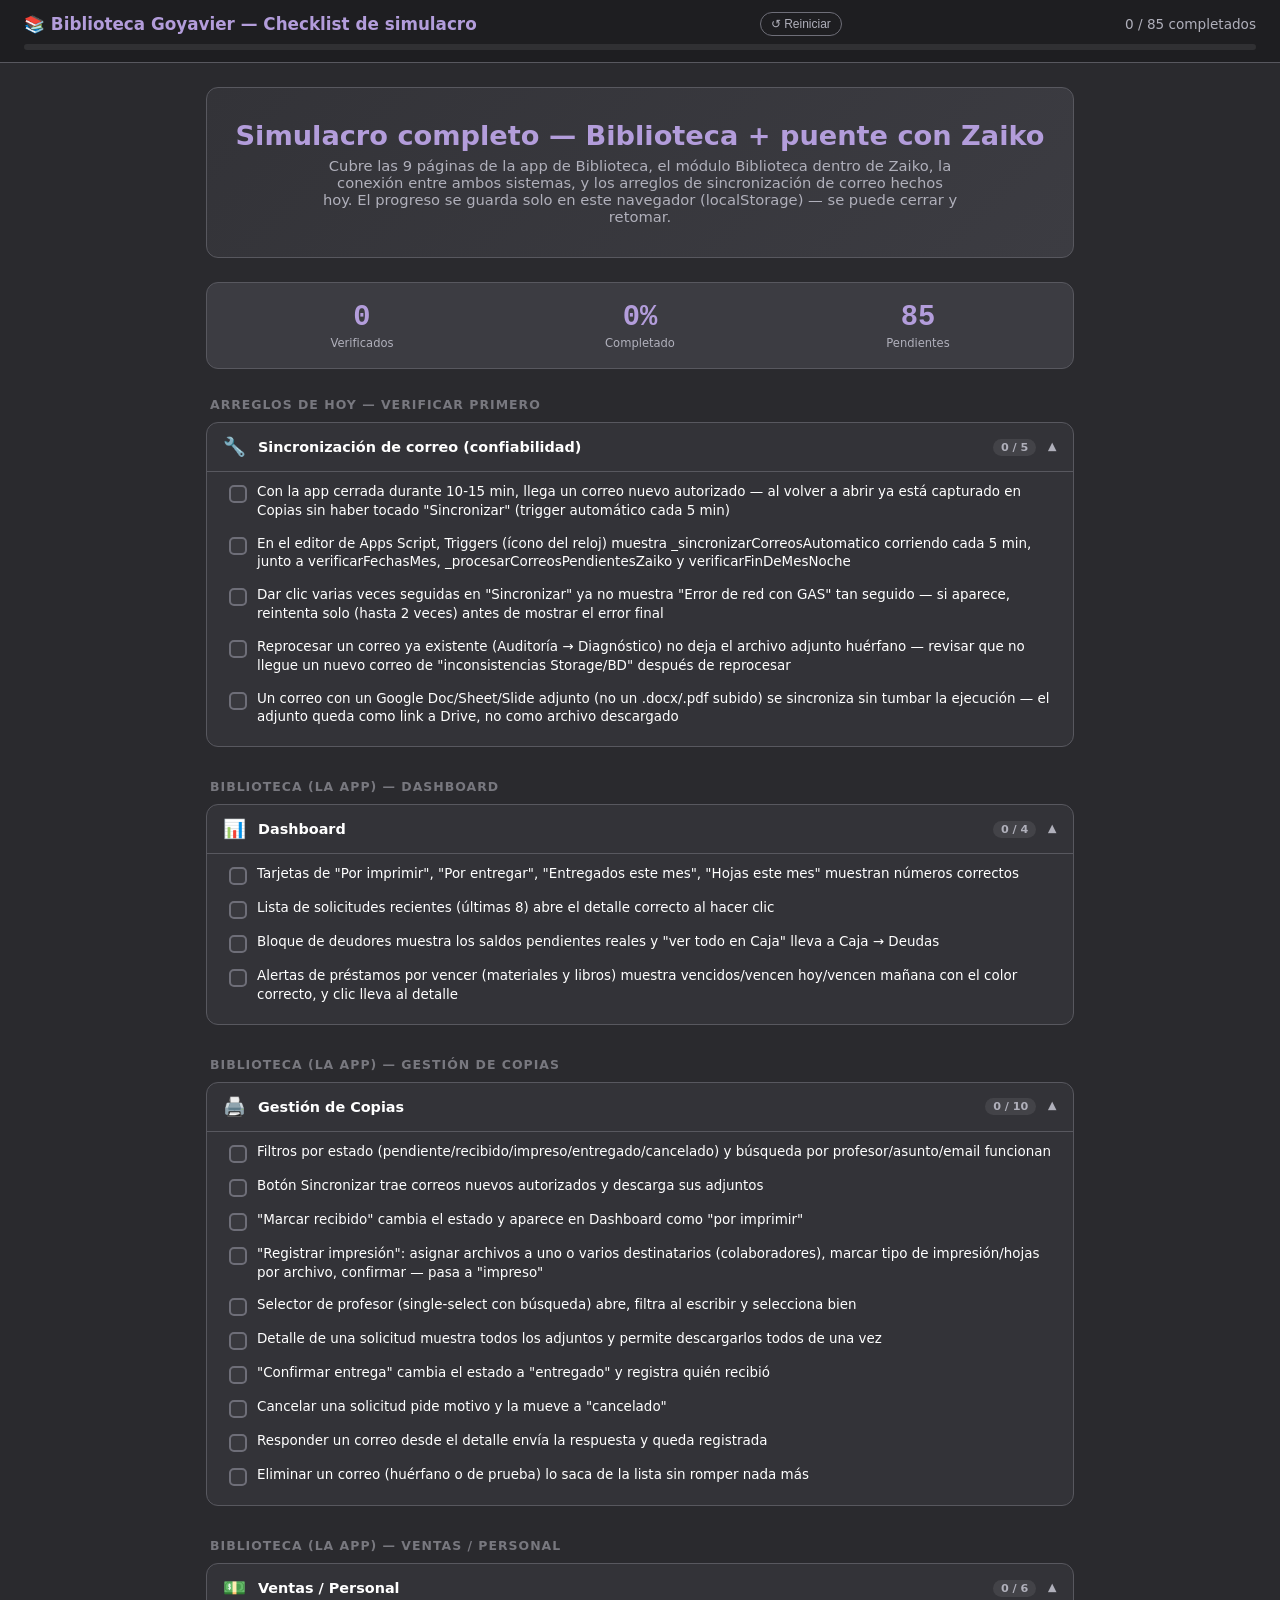
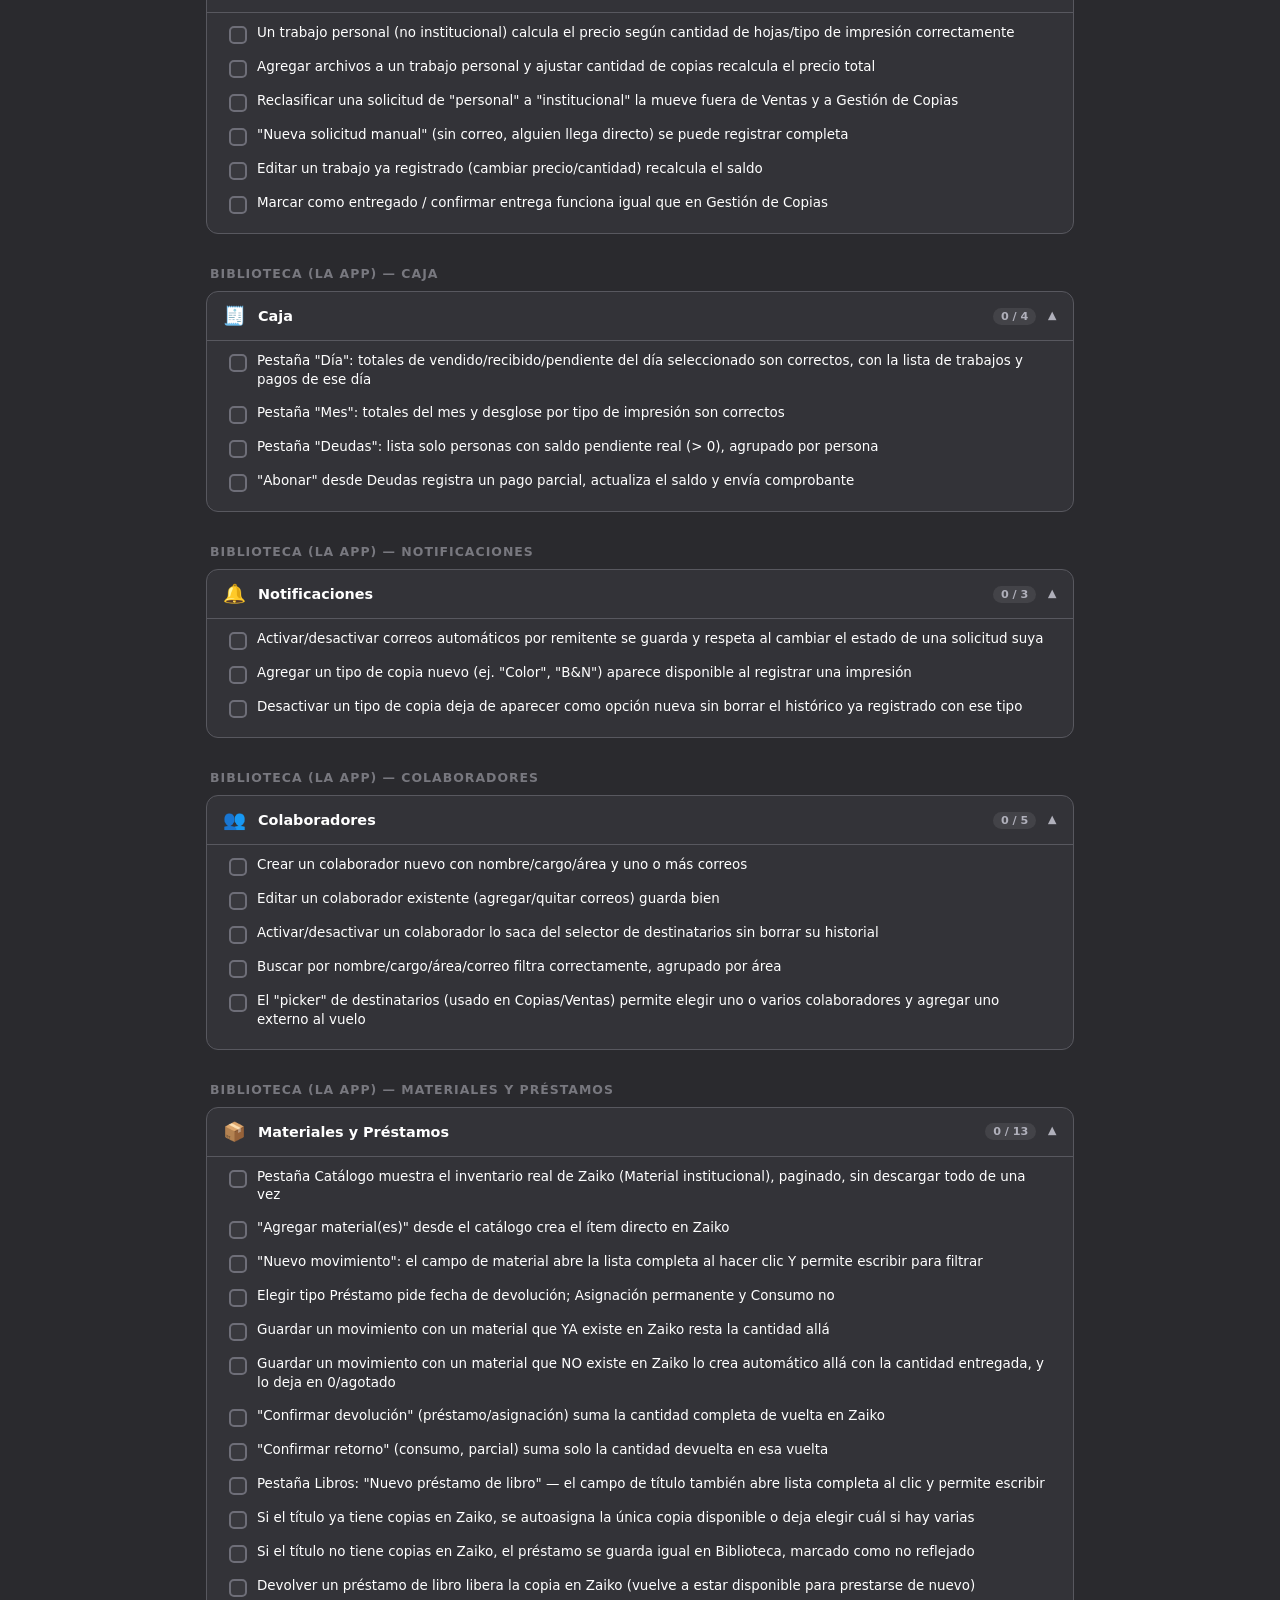
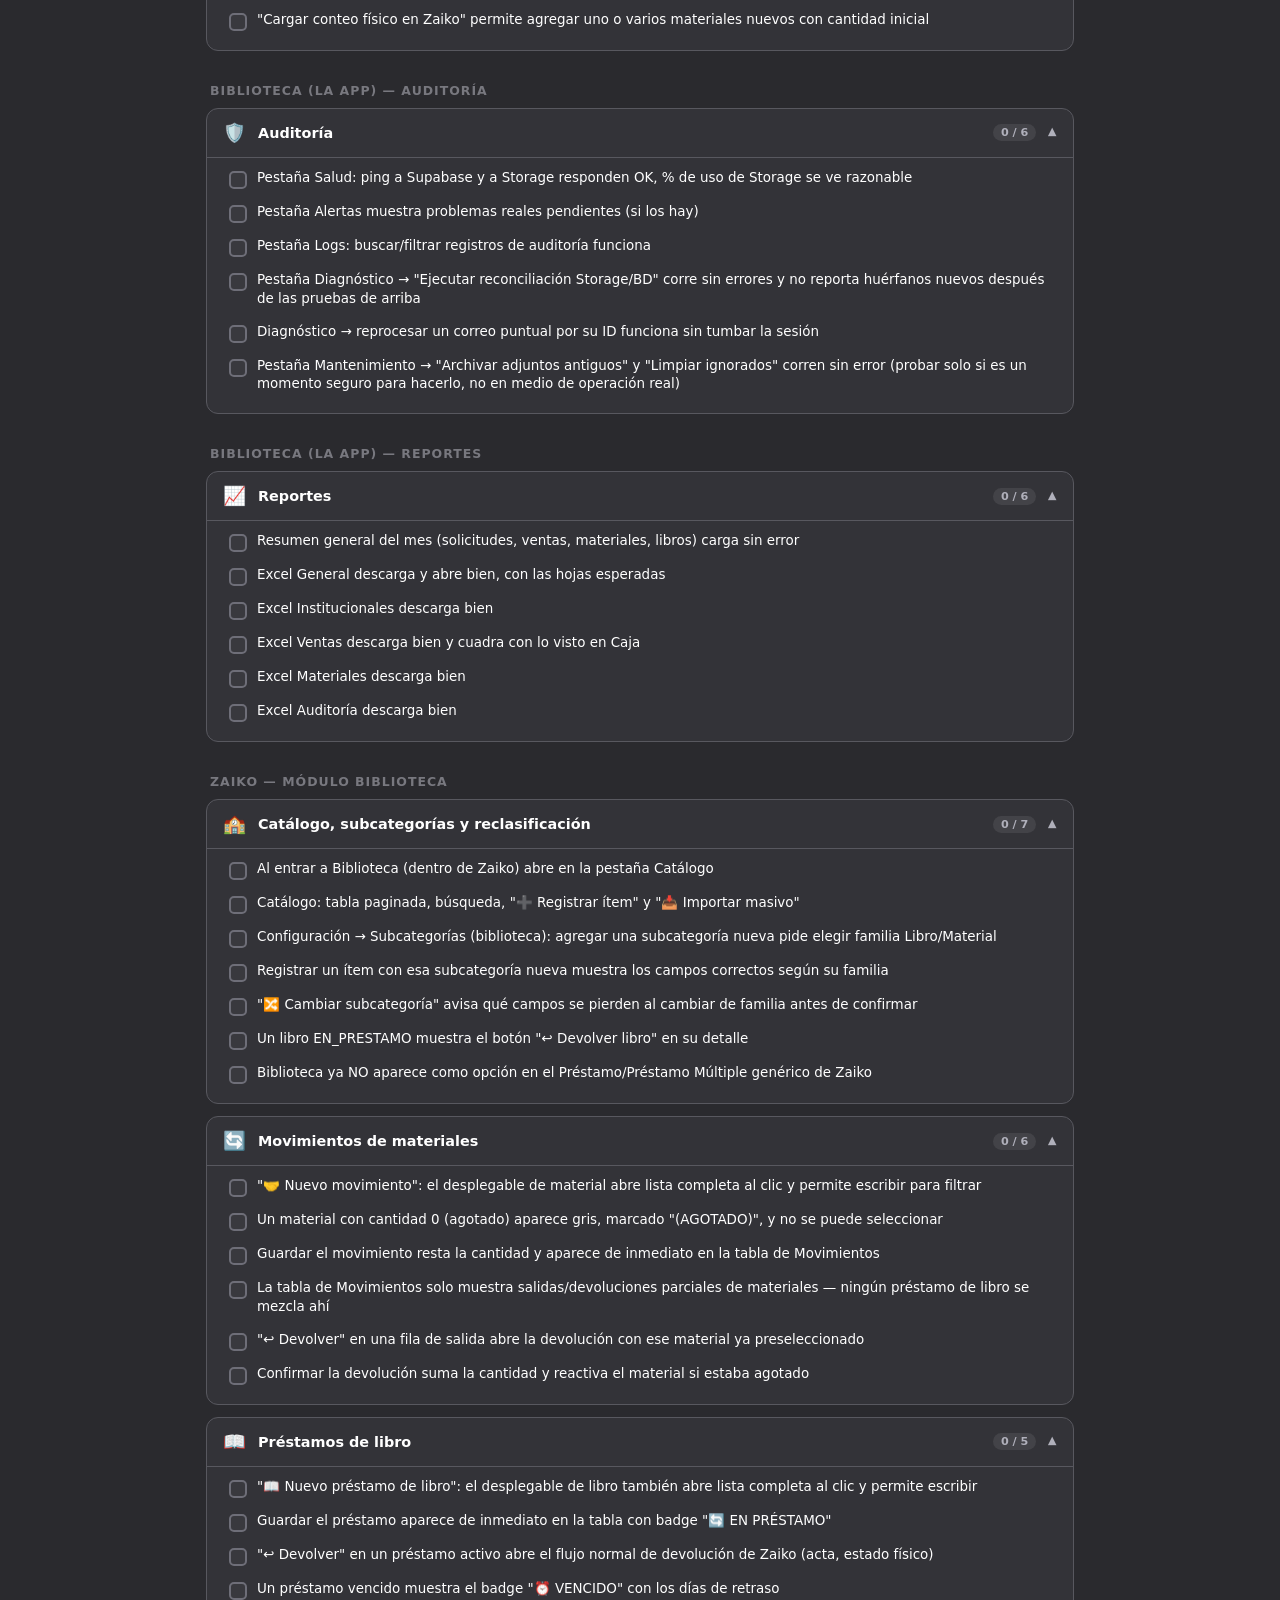
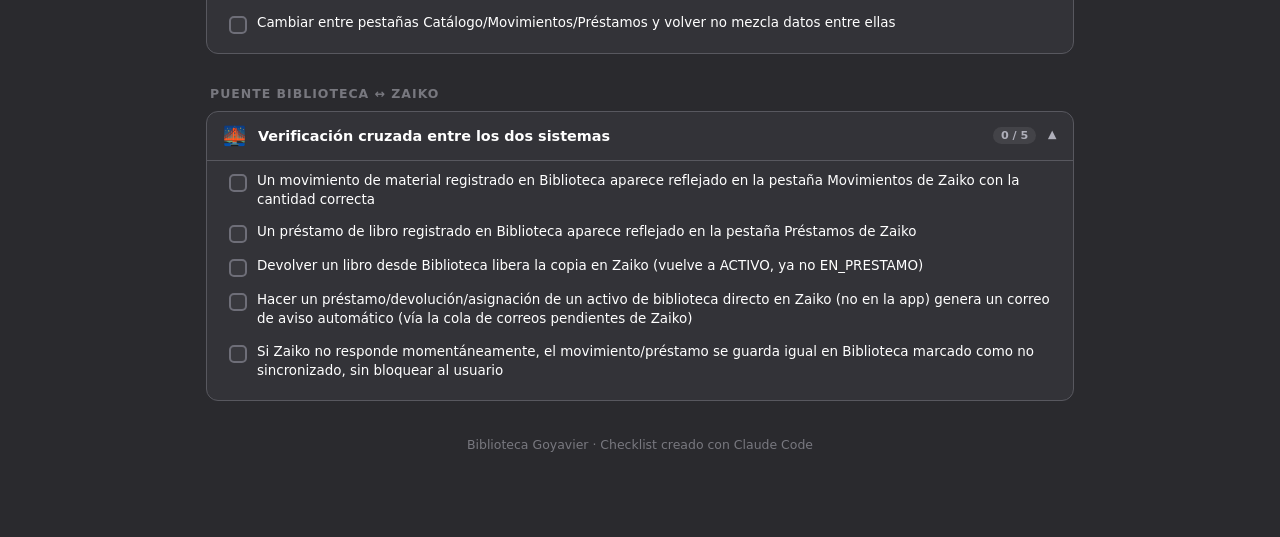
<file: checklist.html>
<!DOCTYPE html>
<html lang="es">
<head>
<meta charset="UTF-8">
<meta name="viewport" content="width=device-width, initial-scale=1.0">
<title>Biblioteca Goyavier — Checklist de simulacro</title>
<style>
:root {
  --bg: #2a2a2e; --card: #333338; --card2: #3c3c42;
  --border: #58585f; --border2: #6e6e78;
  --text: #ffffff; --muted: #b0b0bb; --dim: #78787f;
  --accent: #b39ddb; --accent2: #9575cd; --accent-bg: rgba(179,157,219,.13);
  --green: #3dd68c; --blue: #4895ef; --red: #f85149; --amber: #f0883e;
  --radius: 12px;
}
* { margin:0; padding:0; box-sizing:border-box; }
body {
  font-family: 'Segoe UI', system-ui, sans-serif;
  background: var(--bg); color: var(--text);
  min-height: 100vh;
}

#header {
  position: sticky; top: 0; z-index: 100;
  background: rgba(30,30,33,0.95); backdrop-filter: blur(12px);
  border-bottom: 1px solid var(--border);
  padding: 12px 24px;
}
#header-top { display:flex; align-items:center; justify-content:space-between; margin-bottom:8px; gap:12px; flex-wrap:wrap; }
#header-title { font-size: 1.05rem; font-weight: 700; color: var(--accent); }
#header-count { font-size: 0.85rem; color: var(--muted); }
#progress-bar-wrap { height: 6px; background: rgba(255,255,255,0.08); border-radius: 3px; overflow: hidden; }
#progress-bar { height: 100%; width: 0%; border-radius: 3px; background: linear-gradient(90deg, var(--accent2), var(--accent)); transition: width .4s cubic-bezier(.4,0,.2,1); }
#reset-btn {
  background: none; border: 1px solid var(--border2); color: var(--muted);
  font-size: 0.75rem; padding: 4px 10px; border-radius: 20px; cursor: pointer;
}
#reset-btn:hover { color: var(--red); border-color: var(--red); }

#main { max-width: 900px; margin: 0 auto; padding: 24px 16px 60px; }

#hero {
  text-align: center; padding: 32px 20px;
  background: linear-gradient(135deg, var(--card) 0%, var(--card2) 100%);
  border-radius: var(--radius); margin-bottom: 24px; border: 1px solid var(--border);
}
#hero h1 { font-size: 1.7rem; font-weight: 800; color: var(--accent); margin-bottom: 6px; }
#hero p { color: var(--muted); font-size: 0.92rem; max-width: 640px; margin: 0 auto; }

#summary {
  background: var(--card2); border-radius: var(--radius);
  padding: 18px 24px; margin-bottom: 24px; border: 1px solid var(--border);
  display: grid; grid-template-columns: repeat(3,1fr); gap: 16px; text-align: center;
}
.sum-num { font-size: 1.8rem; font-weight: 800; color: var(--accent); font-family: monospace; }
.sum-lbl { font-size: 0.72rem; color: var(--muted); margin-top: 2px; }

.group-title {
  font-size: 0.78rem; font-weight: 800; color: var(--dim);
  text-transform: uppercase; letter-spacing: .08em;
  margin: 28px 4px 10px; padding-top: 4px;
}
.group-title:first-child { margin-top: 0; }

.section { background: var(--card); border: 1px solid var(--border); border-radius: var(--radius); margin-bottom: 12px; overflow: hidden; transition: border-color .3s; }
.section.completed { border-color: rgba(61,214,140,.45); }
.section-header { display:flex; align-items:center; gap:12px; padding:13px 16px; cursor:pointer; user-select:none; transition: background .15s; }
.section-header:hover { background: rgba(255,255,255,.03); }
.section-icon { font-size: 1.15rem; flex-shrink:0; }
.section-title { font-size: 0.9rem; font-weight: 700; flex:1; }
.section-badge { font-size: 0.7rem; font-weight: 700; padding: 2px 8px; border-radius: 20px; background: rgba(255,255,255,.08); color: var(--muted); white-space: nowrap; }
.section-badge.done { background: rgba(61,214,140,.18); color: var(--green); }
.section-chevron { font-size: 0.7rem; color: var(--muted); transition: transform .25s; }
.section.open .section-chevron { transform: rotate(180deg); }
.section-body { display:none; padding: 4px 16px 12px; border-top: 1px solid var(--border); }
.section.open .section-body { display:block; }

.item { display:flex; align-items:flex-start; gap:10px; padding:7px 6px; border-radius:8px; cursor:pointer; transition: background .12s; }
.item:hover { background: rgba(255,255,255,.04); }
.item input[type=checkbox] { display:none; }
.item-check { width:18px; height:18px; flex-shrink:0; border:2px solid var(--border2); border-radius:5px; margin-top:2px; display:flex; align-items:center; justify-content:center; font-size:10px; transition: all .15s; background: rgba(255,255,255,.03); }
.item.checked .item-check { background: var(--green); border-color: var(--green); color:#0a0a0a; }
.item-label { font-size: 0.84rem; line-height:1.4; color: var(--text); }
.item.checked .item-label { color: var(--muted); text-decoration: line-through; }

#footer { text-align:center; padding:24px; color: var(--dim); font-size:0.78rem; }
</style>
</head>
<body>

<div id="header">
  <div id="header-top">
    <span id="header-title">📚 Biblioteca Goyavier — Checklist de simulacro</span>
    <button id="reset-btn" onclick="resetAll()">↺ Reiniciar</button>
    <span id="header-count">0 / 0 completados</span>
  </div>
  <div id="progress-bar-wrap"><div id="progress-bar"></div></div>
</div>

<div id="main">

  <div id="hero">
    <h1>Simulacro completo — Biblioteca + puente con Zaiko</h1>
    <p>Cubre las 9 páginas de la app de Biblioteca, el módulo Biblioteca dentro de Zaiko, la conexión entre ambos sistemas, y los arreglos de sincronización de correo hechos hoy. El progreso se guarda solo en este navegador (localStorage) — se puede cerrar y retomar.</p>
  </div>

  <div id="summary">
    <div><div class="sum-num" id="sum-done">0</div><div class="sum-lbl">Verificados</div></div>
    <div><div class="sum-num" id="sum-pct">0%</div><div class="sum-lbl">Completado</div></div>
    <div><div class="sum-num" id="sum-left">0</div><div class="sum-lbl">Pendientes</div></div>
  </div>

  <div id="sections-container"></div>

  <div id="footer">Biblioteca Goyavier · Checklist creado con Claude Code</div>
</div>

<script>
// ═══════════════════════════════════════════════
//  DATOS DEL CHECKLIST — agrupados por sistema
// ═══════════════════════════════════════════════
const SECTIONS = [

  { group: 'ARREGLOS DE HOY — verificar primero', icon:'🔧', title:'Sincronización de correo (confiabilidad)', items:[
    'Con la app cerrada durante 10-15 min, llega un correo nuevo autorizado — al volver a abrir ya está capturado en Copias sin haber tocado "Sincronizar" (trigger automático cada 5 min)',
    'En el editor de Apps Script, Triggers (ícono del reloj) muestra _sincronizarCorreosAutomatico corriendo cada 5 min, junto a verificarFechasMes, _procesarCorreosPendientesZaiko y verificarFinDeMesNoche',
    'Dar clic varias veces seguidas en "Sincronizar" ya no muestra "Error de red con GAS" tan seguido — si aparece, reintenta solo (hasta 2 veces) antes de mostrar el error final',
    'Reprocesar un correo ya existente (Auditoría → Diagnóstico) no deja el archivo adjunto huérfano — revisar que no llegue un nuevo correo de "inconsistencias Storage/BD" después de reprocesar',
    'Un correo con un Google Doc/Sheet/Slide adjunto (no un .docx/.pdf subido) se sincroniza sin tumbar la ejecución — el adjunto queda como link a Drive, no como archivo descargado',
  ]},

  { group: 'BIBLIOTECA (la app) — Dashboard', icon:'📊', title:'Dashboard', items:[
    'Tarjetas de "Por imprimir", "Por entregar", "Entregados este mes", "Hojas este mes" muestran números correctos',
    'Lista de solicitudes recientes (últimas 8) abre el detalle correcto al hacer clic',
    'Bloque de deudores muestra los saldos pendientes reales y "ver todo en Caja" lleva a Caja → Deudas',
    'Alertas de préstamos por vencer (materiales y libros) muestra vencidos/vencen hoy/vencen mañana con el color correcto, y clic lleva al detalle',
  ]},

  { group: 'BIBLIOTECA (la app) — Gestión de Copias', icon:'🖨️', title:'Gestión de Copias', items:[
    'Filtros por estado (pendiente/recibido/impreso/entregado/cancelado) y búsqueda por profesor/asunto/email funcionan',
    'Botón Sincronizar trae correos nuevos autorizados y descarga sus adjuntos',
    '"Marcar recibido" cambia el estado y aparece en Dashboard como "por imprimir"',
    '"Registrar impresión": asignar archivos a uno o varios destinatarios (colaboradores), marcar tipo de impresión/hojas por archivo, confirmar — pasa a "impreso"',
    'Selector de profesor (single-select con búsqueda) abre, filtra al escribir y selecciona bien',
    'Detalle de una solicitud muestra todos los adjuntos y permite descargarlos todos de una vez',
    '"Confirmar entrega" cambia el estado a "entregado" y registra quién recibió',
    'Cancelar una solicitud pide motivo y la mueve a "cancelado"',
    'Responder un correo desde el detalle envía la respuesta y queda registrada',
    'Eliminar un correo (huérfano o de prueba) lo saca de la lista sin romper nada más',
  ]},

  { group: 'BIBLIOTECA (la app) — Ventas / Personal', icon:'💵', title:'Ventas / Personal', items:[
    'Un trabajo personal (no institucional) calcula el precio según cantidad de hojas/tipo de impresión correctamente',
    'Agregar archivos a un trabajo personal y ajustar cantidad de copias recalcula el precio total',
    'Reclasificar una solicitud de "personal" a "institucional" la mueve fuera de Ventas y a Gestión de Copias',
    '"Nueva solicitud manual" (sin correo, alguien llega directo) se puede registrar completa',
    'Editar un trabajo ya registrado (cambiar precio/cantidad) recalcula el saldo',
    'Marcar como entregado / confirmar entrega funciona igual que en Gestión de Copias',
  ]},

  { group: 'BIBLIOTECA (la app) — Caja', icon:'🧾', title:'Caja', items:[
    'Pestaña "Día": totales de vendido/recibido/pendiente del día seleccionado son correctos, con la lista de trabajos y pagos de ese día',
    'Pestaña "Mes": totales del mes y desglose por tipo de impresión son correctos',
    'Pestaña "Deudas": lista solo personas con saldo pendiente real (> 0), agrupado por persona',
    '"Abonar" desde Deudas registra un pago parcial, actualiza el saldo y envía comprobante',
  ]},

  { group: 'BIBLIOTECA (la app) — Notificaciones', icon:'🔔', title:'Notificaciones', items:[
    'Activar/desactivar correos automáticos por remitente se guarda y respeta al cambiar el estado de una solicitud suya',
    'Agregar un tipo de copia nuevo (ej. "Color", "B&N") aparece disponible al registrar una impresión',
    'Desactivar un tipo de copia deja de aparecer como opción nueva sin borrar el histórico ya registrado con ese tipo',
  ]},

  { group: 'BIBLIOTECA (la app) — Colaboradores', icon:'👥', title:'Colaboradores', items:[
    'Crear un colaborador nuevo con nombre/cargo/área y uno o más correos',
    'Editar un colaborador existente (agregar/quitar correos) guarda bien',
    'Activar/desactivar un colaborador lo saca del selector de destinatarios sin borrar su historial',
    'Buscar por nombre/cargo/área/correo filtra correctamente, agrupado por área',
    'El "picker" de destinatarios (usado en Copias/Ventas) permite elegir uno o varios colaboradores y agregar uno externo al vuelo',
  ]},

  { group: 'BIBLIOTECA (la app) — Materiales y Préstamos', icon:'📦', title:'Materiales y Préstamos', items:[
    'Pestaña Catálogo muestra el inventario real de Zaiko (Material institucional), paginado, sin descargar todo de una vez',
    '"Agregar material(es)" desde el catálogo crea el ítem directo en Zaiko',
    '"Nuevo movimiento": el campo de material abre la lista completa al hacer clic Y permite escribir para filtrar',
    'Elegir tipo Préstamo pide fecha de devolución; Asignación permanente y Consumo no',
    'Guardar un movimiento con un material que YA existe en Zaiko resta la cantidad allá',
    'Guardar un movimiento con un material que NO existe en Zaiko lo crea automático allá con la cantidad entregada, y lo deja en 0/agotado',
    '"Confirmar devolución" (préstamo/asignación) suma la cantidad completa de vuelta en Zaiko',
    '"Confirmar retorno" (consumo, parcial) suma solo la cantidad devuelta en esa vuelta',
    'Pestaña Libros: "Nuevo préstamo de libro" — el campo de título también abre lista completa al clic y permite escribir',
    'Si el título ya tiene copias en Zaiko, se autoasigna la única copia disponible o deja elegir cuál si hay varias',
    'Si el título no tiene copias en Zaiko, el préstamo se guarda igual en Biblioteca, marcado como no reflejado',
    'Devolver un préstamo de libro libera la copia en Zaiko (vuelve a estar disponible para prestarse de nuevo)',
    '"Cargar conteo físico en Zaiko" permite agregar uno o varios materiales nuevos con cantidad inicial',
  ]},

  { group: 'BIBLIOTECA (la app) — Auditoría', icon:'🛡️', title:'Auditoría', items:[
    'Pestaña Salud: ping a Supabase y a Storage responden OK, % de uso de Storage se ve razonable',
    'Pestaña Alertas muestra problemas reales pendientes (si los hay)',
    'Pestaña Logs: buscar/filtrar registros de auditoría funciona',
    'Pestaña Diagnóstico → "Ejecutar reconciliación Storage/BD" corre sin errores y no reporta huérfanos nuevos después de las pruebas de arriba',
    'Diagnóstico → reprocesar un correo puntual por su ID funciona sin tumbar la sesión',
    'Pestaña Mantenimiento → "Archivar adjuntos antiguos" y "Limpiar ignorados" corren sin error (probar solo si es un momento seguro para hacerlo, no en medio de operación real)',
  ]},

  { group: 'BIBLIOTECA (la app) — Reportes', icon:'📈', title:'Reportes', items:[
    'Resumen general del mes (solicitudes, ventas, materiales, libros) carga sin error',
    'Excel General descarga y abre bien, con las hojas esperadas',
    'Excel Institucionales descarga bien',
    'Excel Ventas descarga bien y cuadra con lo visto en Caja',
    'Excel Materiales descarga bien',
    'Excel Auditoría descarga bien',
  ]},

  { group: 'ZAIKO — Módulo Biblioteca', icon:'🏫', title:'Catálogo, subcategorías y reclasificación', items:[
    'Al entrar a Biblioteca (dentro de Zaiko) abre en la pestaña Catálogo',
    'Catálogo: tabla paginada, búsqueda, "➕ Registrar ítem" y "📥 Importar masivo"',
    'Configuración → Subcategorías (biblioteca): agregar una subcategoría nueva pide elegir familia Libro/Material',
    'Registrar un ítem con esa subcategoría nueva muestra los campos correctos según su familia',
    '"🔀 Cambiar subcategoría" avisa qué campos se pierden al cambiar de familia antes de confirmar',
    'Un libro EN_PRESTAMO muestra el botón "↩ Devolver libro" en su detalle',
    'Biblioteca ya NO aparece como opción en el Préstamo/Préstamo Múltiple genérico de Zaiko',
  ]},

  { group: 'ZAIKO — Módulo Biblioteca', icon:'🔄', title:'Movimientos de materiales', items:[
    '"🤝 Nuevo movimiento": el desplegable de material abre lista completa al clic y permite escribir para filtrar',
    'Un material con cantidad 0 (agotado) aparece gris, marcado "(AGOTADO)", y no se puede seleccionar',
    'Guardar el movimiento resta la cantidad y aparece de inmediato en la tabla de Movimientos',
    'La tabla de Movimientos solo muestra salidas/devoluciones parciales de materiales — ningún préstamo de libro se mezcla ahí',
    '"↩ Devolver" en una fila de salida abre la devolución con ese material ya preseleccionado',
    'Confirmar la devolución suma la cantidad y reactiva el material si estaba agotado',
  ]},

  { group: 'ZAIKO — Módulo Biblioteca', icon:'📖', title:'Préstamos de libro', items:[
    '"📖 Nuevo préstamo de libro": el desplegable de libro también abre lista completa al clic y permite escribir',
    'Guardar el préstamo aparece de inmediato en la tabla con badge "🔄 EN PRÉSTAMO"',
    '"↩ Devolver" en un préstamo activo abre el flujo normal de devolución de Zaiko (acta, estado físico)',
    'Un préstamo vencido muestra el badge "⏰ VENCIDO" con los días de retraso',
    'Cambiar entre pestañas Catálogo/Movimientos/Préstamos y volver no mezcla datos entre ellas',
  ]},

  { group: 'PUENTE Biblioteca ↔ Zaiko', icon:'🌉', title:'Verificación cruzada entre los dos sistemas', items:[
    'Un movimiento de material registrado en Biblioteca aparece reflejado en la pestaña Movimientos de Zaiko con la cantidad correcta',
    'Un préstamo de libro registrado en Biblioteca aparece reflejado en la pestaña Préstamos de Zaiko',
    'Devolver un libro desde Biblioteca libera la copia en Zaiko (vuelve a ACTIVO, ya no EN_PRESTAMO)',
    'Hacer un préstamo/devolución/asignación de un activo de biblioteca directo en Zaiko (no en la app) genera un correo de aviso automático (vía la cola de correos pendientes de Zaiko)',
    'Si Zaiko no responde momentáneamente, el movimiento/préstamo se guarda igual en Biblioteca marcado como no sincronizado, sin bloquear al usuario',
  ]},

];

// ═══════════════════════════════════════════════
//  PERSISTENCIA — localStorage por item (clave estable
//  por texto de sección+item, no por índice, para que
//  sobreviva a reordenar/agregar secciones más adelante)
// ═══════════════════════════════════════════════
const STORAGE_KEY = 'biblioteca_checklist_v1';
let checkedState = {};
try { checkedState = JSON.parse(localStorage.getItem(STORAGE_KEY) || '{}'); } catch(e) { checkedState = {}; }

function _itemKey(si, ii) {
  return SECTIONS[si].title + '::' + SECTIONS[si].items[ii];
}
function _saveState() {
  try { localStorage.setItem(STORAGE_KEY, JSON.stringify(checkedState)); } catch(e) {}
}
function resetAll() {
  if (!confirm('¿Reiniciar todo el checklist? Se borra el progreso guardado en este navegador.')) return;
  checkedState = {};
  _saveState();
  location.reload();
}

// ═══════════════════════════════════════════════
//  RENDER
// ═══════════════════════════════════════════════
let totalItems = 0;
let checkedItems = 0;

function renderSections() {
  const container = document.getElementById('sections-container');
  let lastGroup = null;
  SECTIONS.forEach((sec, si) => {
    totalItems += sec.items.length;

    if (sec.group !== lastGroup) {
      lastGroup = sec.group;
      const gt = document.createElement('div');
      gt.className = 'group-title';
      gt.textContent = sec.group;
      container.appendChild(gt);
    }

    const div = document.createElement('div');
    div.className = 'section open';
    div.id = 'sec-' + si;
    div.innerHTML = `
      <div class="section-header" onclick="toggleSection(${si})">
        <span class="section-icon">${sec.icon}</span>
        <span class="section-title">${sec.title}</span>
        <span class="section-badge" id="badge-${si}">0 / ${sec.items.length}</span>
        <span class="section-chevron">▼</span>
      </div>
      <div class="section-body" id="body-${si}">
        ${sec.items.map((item, ii) => `
          <div class="item" id="item-${si}-${ii}" onclick="toggleItem(${si},${ii})">
            <input type="checkbox" id="chk-${si}-${ii}">
            <div class="item-check" id="check-${si}-${ii}"></div>
            <div class="item-label">${item}</div>
          </div>
        `).join('')}
      </div>
    `;
    container.appendChild(div);
  });

  // Restaurar estado guardado
  SECTIONS.forEach((sec, si) => {
    sec.items.forEach((_, ii) => {
      if (checkedState[_itemKey(si, ii)]) {
        const itemEl = document.getElementById(`item-${si}-${ii}`);
        const checkEl = document.getElementById(`check-${si}-${ii}`);
        itemEl.classList.add('checked');
        checkEl.textContent = '✓';
        checkedItems++;
      }
    });
    updateSectionBadge(si);
  });

  document.getElementById('sum-left').textContent = totalItems - checkedItems;
  updateProgress();
}

function toggleSection(si) {
  document.getElementById('sec-' + si).classList.toggle('open');
}

function toggleItem(si, ii) {
  const itemEl  = document.getElementById(`item-${si}-${ii}`);
  const checkEl = document.getElementById(`check-${si}-${ii}`);
  const key     = _itemKey(si, ii);
  const wasChecked = itemEl.classList.contains('checked');

  if (!wasChecked) {
    itemEl.classList.add('checked');
    checkEl.textContent = '✓';
    checkedItems++;
    checkedState[key] = true;
  } else {
    itemEl.classList.remove('checked');
    checkEl.textContent = '';
    checkedItems--;
    delete checkedState[key];
  }
  _saveState();
  updateProgress();
  updateSectionBadge(si);
}

function updateSectionBadge(si) {
  const sec = SECTIONS[si];
  let done = 0;
  sec.items.forEach((_, ii) => {
    if (document.getElementById(`item-${si}-${ii}`).classList.contains('checked')) done++;
  });
  const badge = document.getElementById(`badge-${si}`);
  badge.textContent = `${done} / ${sec.items.length}`;
  const secEl = document.getElementById('sec-' + si);
  if (done === sec.items.length) {
    badge.classList.add('done');
    secEl.classList.add('completed');
  } else {
    badge.classList.remove('done');
    secEl.classList.remove('completed');
  }
}

function updateProgress() {
  const pct = totalItems ? Math.round((checkedItems / totalItems) * 100) : 0;
  document.getElementById('progress-bar').style.width = pct + '%';
  document.getElementById('header-count').textContent = `${checkedItems} / ${totalItems} completados`;
  document.getElementById('sum-done').textContent = checkedItems;
  document.getElementById('sum-pct').textContent = pct + '%';
  document.getElementById('sum-left').textContent = totalItems - checkedItems;
}

renderSections();
</script>
</body>
</html>
</file>
